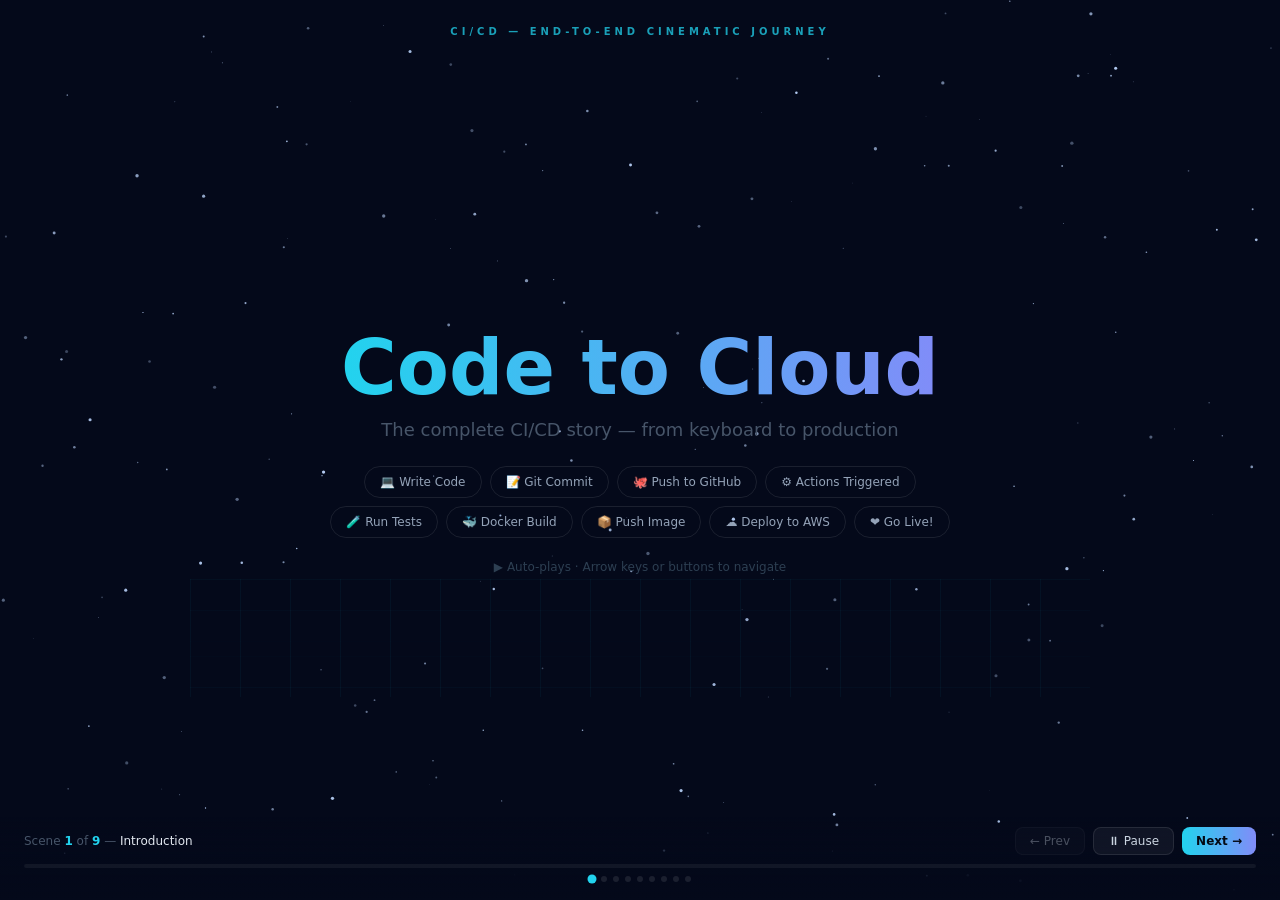
<file: devops_academy/templates/cicd_cinematic.html>
<!doctype html>
<html lang="en">
<head>
<meta charset="utf-8">
<meta name="viewport" content="width=device-width,initial-scale=1">
<title>CI/CD Cinematic Journey | DevOps Academy</title>
<style>
/* ================================================================ RESET */
*,*::before,*::after{box-sizing:border-box;margin:0;padding:0}
:root{
  --bg:#04091a;--cyan:#22d3ee;--purple:#818cf8;--green:#4ade80;
  --yellow:#facc15;--red:#f87171;--orange:#fb923c;--skin:#f5c27a;
}
html,body{width:100%;height:100%;overflow:hidden;background:var(--bg);
  font-family:'Segoe UI',system-ui,sans-serif;color:#fff;user-select:none}

/* ================================================================ STARFIELD */
#stars{position:fixed;inset:0;z-index:0;pointer-events:none}
.grid-floor{
  position:fixed;bottom:72px;left:50%;
  transform:translateX(-50%) rotateX(72deg);
  width:900px;height:380px;
  background-image:linear-gradient(#22d3ee0d 1px,transparent 1px),
    linear-gradient(90deg,#22d3ee0d 1px,transparent 1px);
  background-size:50px 50px;pointer-events:none;z-index:0;
}

/* ================================================================ SCENE SYSTEM */
.stage{position:fixed;inset:0;z-index:1;perspective:1100px}
.scene{
  position:absolute;inset:0;display:flex;flex-direction:column;
  align-items:center;justify-content:center;
  opacity:0;pointer-events:none;
  transform:scale(.94) translateZ(-55px);
  transition:opacity .6s ease,transform .6s ease;
}
.scene.active{opacity:1;transform:scale(1) translateZ(0);pointer-events:all}
.scene.exit{opacity:0;transform:scale(1.06) translateZ(55px);transition:opacity .45s,transform .45s}
.eyebrow{
  position:absolute;top:26px;left:50%;transform:translateX(-50%);
  font-size:10px;letter-spacing:4px;color:var(--cyan);font-weight:800;
  text-transform:uppercase;opacity:.75;white-space:nowrap;
}

/* ================================================================ TYPE */
.grad{
  background:linear-gradient(90deg,var(--cyan),var(--purple),var(--cyan));
  background-size:200% auto;-webkit-background-clip:text;
  -webkit-text-fill-color:transparent;background-clip:text;
  animation:shimmer 3s linear infinite;
}
@keyframes shimmer{to{background-position:200% center}}
.lead{color:#94a3b8;line-height:1.7;font-size:14px}

/* ================================================================ LAYOUT */
.row{display:flex;align-items:center;justify-content:center;gap:48px;flex-wrap:wrap;padding:20px;max-width:1040px;width:100%}
.col{display:flex;flex-direction:column;align-items:center;gap:16px}
.stext{max-width:380px}
.stext h2{font-size:clamp(22px,3vw,36px);font-weight:800;line-height:1.2;margin-bottom:12px}
.float{animation:fl 2.8s ease-in-out infinite}
@keyframes fl{50%{transform:translateY(-12px)}}

/* ================================================================ AVATAR */
.a-head{width:46px;height:46px;border-radius:50%;background:var(--skin);margin:0 auto;position:relative;box-shadow:inset -4px 4px 10px #0003}
.a-head::before{content:'';position:absolute;top:-8px;left:-3px;right:-3px;height:24px;background:#1e1b4b;border-radius:50% 50% 0 0}
.a-eyes{position:absolute;top:14px;left:50%;transform:translateX(-50%);font-size:14px;line-height:1}
.a-smile{position:absolute;bottom:8px;left:50%;transform:translateX(-50%);width:16px;height:8px;border-bottom:3px solid #c27b40;border-radius:0 0 10px 10px}
.a-body{width:46px;height:38px;background:linear-gradient(135deg,#3b82f6,#1d4ed8);border-radius:10px 10px 4px 4px;position:relative;margin-top:2px}
.a-arm{position:absolute;width:13px;height:30px;background:#2563eb;border-radius:6px;top:4px;transform-origin:top center}
.a-arm.l{left:-11px}.a-arm.r{right:-11px}
.a-legs{display:flex;justify-content:center;gap:6px;margin-top:3px}
.a-leg{width:15px;height:26px;background:#1e3a5f;border-radius:4px 4px 7px 7px}
@keyframes armL{0%,100%{transform:rotate(-18deg)}50%{transform:rotate(8deg)}}
@keyframes armR{0%,100%{transform:rotate(18deg)}50%{transform:rotate(-8deg)}}
.typing .a-arm.l{animation:armL .28s ease-in-out infinite}
.typing .a-arm.r{animation:armR .28s ease-in-out infinite}
@keyframes celebrate{0%,100%{transform:translateY(0) rotate(0)}
  25%{transform:translateY(-18px) rotate(-6deg)}75%{transform:translateY(-10px) rotate(6deg)}}

/* ================================================================ LAPTOP */
.laptop-screen{width:170px;height:105px;background:#080f1e;border:2px solid #334155;border-radius:8px 8px 0 0;padding:9px;overflow:hidden;position:relative}
.laptop-base{width:180px;height:11px;background:linear-gradient(to bottom,#1e293b,#0f172a);border-radius:0 0 7px 7px}
.cl{height:7px;border-radius:3px;margin-bottom:5px;animation:codeblink 1.2s steps(1) infinite}
.cl.c{background:#22d3ee33}.cl.p{background:#818cf844}.cl.g{background:#4ade8044}
.cl.s{width:55%}.cl.m{width:78%}.cl.f{width:95%}
@keyframes codeblink{95%{opacity:.3}}
.cursor{display:inline-block;width:7px;height:11px;background:var(--cyan);vertical-align:middle;animation:blink .7s steps(1) infinite}
@keyframes blink{50%{opacity:0}}

/* ================================================================ TERMINAL */
.term{background:#030712;border:1px solid #1e293b;border-radius:10px;overflow:hidden;font-family:'Cascadia Code','Consolas',monospace;font-size:12px}
.tbar{background:#111827;padding:8px 12px;display:flex;align-items:center;gap:5px}
.dot{width:10px;height:10px;border-radius:50%}
.dot.r{background:#ef4444}.dot.y{background:#eab308}.dot.g{background:#22c55e}
.tname{margin-left:8px;color:#475569;font-size:11px}
.tbody{padding:12px 14px}
.tl{color:#94a3b8;line-height:1.9;opacity:0;animation:linein .25s forwards}
.tl.cmd{color:#4ade80}.tl.out{color:#e2e8f0;padding-left:14px}
.tl.ok{color:#4ade80}.tl.info{color:#22d3ee}.tl.dim{color:#475569}
@keyframes linein{to{opacity:1}}

/* ================================================================ BADGE */
.badge{display:inline-flex;align-items:center;gap:6px;padding:6px 13px;border-radius:20px;font-size:12px;font-weight:700;letter-spacing:.3px}
.b-c{background:#0c4a6e44;border:1px solid #22d3ee55;color:var(--cyan)}
.b-g{background:#14532d44;border:1px solid #4ade8055;color:var(--green)}
.b-p{background:#1e1b4b44;border:1px solid #818cf855;color:var(--purple)}
.b-o{background:#78350f44;border:1px solid #fb923c55;color:var(--orange)}
.cmd-pill{display:inline-block;background:#0a1628;border:1px solid #334155;border-radius:6px;padding:5px 11px;font-family:monospace;font-size:12px;color:var(--green);margin-top:10px}

/* ================================================================ PIPELINE */
.prow{display:flex;align-items:flex-start;gap:0;flex-wrap:wrap;justify-content:center;padding:10px}
.pnode{display:flex;flex-direction:column;align-items:center;gap:7px}
.picon{width:58px;height:58px;border-radius:16px;display:flex;align-items:center;justify-content:center;font-size:27px;border:2px solid #ffffff18;background:#ffffff08;transition:all .4s}
.picon.glow{border-color:var(--cyan);background:#22d3ee1a;box-shadow:0 0 28px #22d3ee55;transform:scale(1.18);animation:ipulse 1s ease-in-out infinite}
.picon.done{border-color:var(--green);background:#4ade801a;box-shadow:0 0 20px #4ade8044}
@keyframes ipulse{50%{box-shadow:0 0 44px #22d3ee88;transform:scale(1.22)}}
.plbl{font-size:10px;color:#475569;text-align:center;font-weight:700;max-width:62px}
.plbl.on{color:var(--cyan)}.plbl.dn{color:var(--green)}
.parr{width:36px;height:2px;background:#ffffff12;position:relative;align-self:flex-start;margin-top:28px;flex-shrink:0}
.parr::after{content:'';position:absolute;right:-5px;top:-4px;border:5px solid transparent;border-left:7px solid #ffffff12}
.parr.lit::before{content:'';position:absolute;left:0;top:0;height:100%;background:linear-gradient(90deg,var(--cyan),var(--purple));animation:afill .5s ease forwards}
.parr.lit::after{border-left-color:var(--purple)}
@keyframes afill{from{width:0}to{width:100%}}
@keyframes popin{to{opacity:1}}

/* ================================================================ AWS CLOUD */
.cloud{display:flex;flex-direction:column;align-items:center;animation:fl 3s ease-in-out infinite}
.cloud-top{display:flex;justify-content:center;align-items:flex-end}
.cbubble{border-radius:50%;background:linear-gradient(135deg,#1e40af,#1d4ed8);border:1.5px solid #60a5fa44}
.cb1{width:55px;height:55px}.cb2{width:80px;height:80px;margin:0 -10px;z-index:1}.cb3{width:55px;height:55px}
.cloud-body{width:170px;height:44px;background:linear-gradient(135deg,#1e40af,#1d4ed8);border-radius:0 0 22px 22px;display:flex;align-items:center;justify-content:center;font-weight:800;font-size:14px;color:#93c5fd;letter-spacing:2px;box-shadow:0 12px 40px #3b82f655;border:1.5px solid #60a5fa44;border-top:0}
.ecs-row{display:flex;gap:10px;margin-top:4px}
.ecs-t{width:76px;height:60px;background:linear-gradient(135deg,#0f2027,#203a43);border:1.5px solid #22d3ee44;border-radius:10px;display:flex;flex-direction:column;align-items:center;justify-content:center;gap:3px;font-size:9px;box-shadow:0 0 16px #22d3ee1a;opacity:0;transition:opacity .4s}
.ecs-t.up{opacity:1}
.led{width:8px;height:8px;border-radius:50%;background:var(--green);box-shadow:0 0 10px var(--green);animation:ledp 1.1s ease-in-out infinite}
@keyframes ledp{50%{opacity:.4;box-shadow:0 0 3px var(--green)}}

/* ================================================================ TEST */
.test-list{display:flex;flex-direction:column;gap:7px;min-width:300px}
.ti{display:flex;align-items:center;gap:10px;padding:8px 14px;background:#ffffff05;border:1px solid #4ade8030;border-radius:9px;font-size:12px;font-family:monospace;opacity:0;transform:translateX(-18px);animation:slidein .3s ease forwards}
.ts{font-weight:800;color:var(--green);min-width:18px}
@keyframes slidein{to{opacity:1;transform:translateX(0)}}

/* ================================================================ CONFETTI */
.cf{position:absolute;top:-20px;animation:cfall linear forwards;border-radius:2px}
@keyframes cfall{to{transform:translateY(110vh) rotate(800deg);opacity:0}}

/* ================================================================ SUCCESS CARDS */
.scard{min-width:130px;text-align:center;padding:16px 20px;border-radius:14px;border:1px solid}
.scard.g{background:#14532d30;border-color:#4ade8055}
.scard.c{background:#0c4a6e30;border-color:#22d3ee55}
.scard.p{background:#1e1b4b30;border-color:#818cf855}
.scard.o{background:#78350f30;border-color:#fb923c55}
.scard-icon{font-size:30px}.scard-lbl{font-size:11px;font-weight:700;margin-top:4px}
.scard-val{font-size:10px;color:#475569;font-family:monospace}
.scard.g .scard-lbl{color:var(--green)}.scard.c .scard-lbl{color:var(--cyan)}
.scard.p .scard-lbl{color:var(--purple)}.scard.o .scard-lbl{color:var(--orange)}

/* ================================================================ INTRO CHIPS */
.chips{display:flex;gap:8px;flex-wrap:wrap;justify-content:center;max-width:620px;margin-top:26px}
.chip{padding:8px 15px;border:1px solid #ffffff18;border-radius:20px;font-size:12px;color:#94a3b8;opacity:0;animation:popin .5s cubic-bezier(.34,1.56,.64,1) forwards}

/* ================================================================
   DOCKER SCENE  ← THE STAR OF THE SHOW
   ================================================================ */
.docker-stage{
  display:flex;align-items:center;justify-content:center;
  gap:30px;width:100%;max-width:1060px;padding:10px 20px;
  flex-wrap:wrap;
}

/* ── Dockerfile card ── */
.df-card{
  background:#080f1e;border:1.5px solid #334155;border-radius:14px;
  overflow:hidden;min-width:230px;max-width:270px;
  box-shadow:0 0 40px #22d3ee1a;
  transform:translateX(-60px);opacity:0;
  transition:transform .6s cubic-bezier(.34,1.1,.64,1),opacity .6s ease;
}
.df-card.slide-in{transform:translateX(0);opacity:1}
.df-card-header{
  background:#0d1b2e;border-bottom:1px solid #1e293b;
  padding:10px 14px;display:flex;align-items:center;gap:8px;
}
.df-title{font-size:12px;font-weight:700;color:#94a3b8;font-family:monospace}
.df-lines{padding:12px 10px;display:flex;flex-direction:column;gap:2px}
.df-line{
  display:flex;align-items:center;gap:8px;padding:7px 10px;
  border-radius:7px;font-family:monospace;font-size:11px;
  border:1px solid transparent;cursor:default;
  transition:background .3s,border-color .3s;
  position:relative;overflow:hidden;
}
.df-line::after{/* scan line highlight */
  content:'';position:absolute;inset:0;
  background:linear-gradient(90deg,transparent,rgba(255,255,255,.04),transparent);
  transform:translateX(-100%);
  transition:transform 0s;
}
.df-line.active{background:#22d3ee18;border-color:#22d3ee55}
.df-line.active::after{transform:translateX(100%);transition:transform .5s ease}
.df-line.done{background:#4ade8010;border-color:#4ade8030}
.df-kw{font-weight:900;min-width:48px;display:inline-block}
.df-num{font-size:9px;color:#334155;min-width:14px;text-align:right;flex-shrink:0}
/* Colors per keyword */
.kw-FROM{color:#818cf8}.kw-WORKDIR{color:#22d3ee}.kw-COPY{color:#4ade80}
.kw-RUN{color:#fb923c}.kw-EXPOSE{color:#60a5fa}.kw-CMD{color:#a78bfa}
.df-rest{color:#94a3b8}

/* ── Build arrow center ── */
.build-center{
  display:flex;flex-direction:column;align-items:center;gap:8px;flex-shrink:0;
}
.bc-label{font-size:10px;color:#475569;font-weight:700;letter-spacing:2px;text-transform:uppercase}
.bc-arrow{
  font-size:28px;color:#22d3ee;
  animation:arrowPulse 1s ease-in-out infinite;
}
@keyframes arrowPulse{50%{transform:translateX(5px);opacity:.6}}
.bc-cmd{font-family:monospace;font-size:11px;color:#4ade80;background:#0a1628;padding:4px 10px;border-radius:6px;border:1px solid #22d3ee22}

/* ── Container assembly ── */
.casm{
  display:flex;flex-direction:column;align-items:center;gap:8px;
  min-width:240px;position:relative;
}
.casm-title{font-size:10px;color:#475569;font-weight:700;letter-spacing:2px;margin-bottom:4px}

/* The box shell */
.cbox-shell{
  position:relative;width:230px;
  /* 3d perspective */
  perspective:600px;
}
/* layer stack grows inside */
.cstack{
  display:flex;flex-direction:column;width:230px;gap:3px;
  transform:perspective(600px) rotateX(10deg) rotateY(-5deg);
  transform-style:preserve-3d;
  transition:transform .5s ease;
}
.cstack.sealed{
  transform:perspective(600px) rotateX(10deg) rotateY(-5deg) scale(.97);
}

/* Individual container layer */
.clayer{
  width:230px;height:34px;border-radius:6px;
  display:flex;align-items:center;padding:0 12px;gap:9px;
  font-family:monospace;font-size:11px;font-weight:700;
  border:1px solid;position:relative;overflow:hidden;
  /* drop-in animation */
  animation:layerLand .45s cubic-bezier(.34,1.56,.64,1) both;
}
.clayer::after{/* right side depth */
  content:'';position:absolute;right:0;top:0;bottom:0;width:6px;
  background:rgba(0,0,0,.35);border-radius:0 6px 6px 0;
}
.clayer::before{/* top highlight */
  content:'';position:absolute;top:0;left:0;right:0;height:1px;
  background:rgba(255,255,255,.12);
}
@keyframes layerLand{
  from{opacity:0;transform:translateY(-30px) scaleX(.7)}
  to{opacity:1;transform:translateY(0) scaleX(1)}
}
/* layer colors */
.cl-FROM{background:#1e1b4b;border-color:#818cf866;color:#a5b4fc}
.cl-WORKDIR{background:#0c4a6e;border-color:#22d3ee55;color:#67e8f9}
.cl-COPY{background:#052e16;border-color:#4ade8055;color:#86efac}
.cl-RUN{background:#422006;border-color:#fb923c66;color:#fdba74;height:42px}/* thicker = bigger layer */
.cl-EXPOSE{background:#0f2d4a;border-color:#60a5fa55;color:#93c5fd}
.cl-CMD{background:#2d1b69;border-color:#a78bfa66;color:#c4b5fd}

/* Container lid */
.cbox-lid{
  width:238px;height:16px;
  background:linear-gradient(to bottom,#334155,#1e293b);
  border-radius:10px 10px 4px 4px;
  border:2px solid #22d3ee;border-bottom:0;
  box-shadow:0 -4px 24px #22d3ee55;
  opacity:0;
  transform:translateY(-18px) perspective(600px) rotateX(10deg) rotateY(-5deg);
  transition:opacity .5s,transform .5s cubic-bezier(.34,1.1,.64,1);
  position:relative;
}
.cbox-lid.closed{
  opacity:1;
  transform:translateY(0) perspective(600px) rotateX(10deg) rotateY(-5deg);
}
.cbox-lid::after{/* lid shine */
  content:'';position:absolute;top:4px;left:20%;right:20%;height:3px;
  background:rgba(255,255,255,.18);border-radius:2px;
}

/* Container box bottom */
.cbox-bottom{
  width:238px;height:12px;
  background:linear-gradient(to top,#1e293b,#334155);
  border-radius:4px 4px 10px 10px;
  border:2px solid #334155;border-top:0;
  transform:perspective(600px) rotateX(10deg) rotateY(-5deg);
}

/* Sealed label */
.cbox-label{
  display:flex;align-items:center;gap:8px;
  background:#14532d44;border:1.5px solid #4ade8066;
  border-radius:10px;padding:9px 14px;
  opacity:0;transform:translateY(10px) scale(.9);
  transition:opacity .5s,transform .5s cubic-bezier(.34,1.4,.64,1);
  font-family:monospace;font-size:12px;font-weight:700;color:var(--green);
  margin-top:4px;
}
.cbox-label.show{opacity:1;transform:translateY(0) scale(1)}

/* Container ghost outline (empty state) */
.cbox-ghost{
  width:230px;height:60px;
  border:2px dashed #334155;border-radius:8px;
  display:flex;align-items:center;justify-content:center;
  color:#1e293b;font-size:12px;font-weight:700;letter-spacing:1px;
  transition:opacity .3s;
}
.cbox-ghost.hidden{opacity:0;pointer-events:none}

/* Flying slab (JS-managed, fixed position) */
.fly-slab{
  position:fixed;z-index:9999;pointer-events:none;
  display:flex;align-items:center;padding:0 12px;gap:8px;
  font-family:monospace;font-size:11px;font-weight:700;border-radius:6px;
  border:1px solid;
  box-shadow:0 4px 20px rgba(0,0,0,.4);
}

/* ================================================================ HUD */
.hud{position:fixed;bottom:0;left:0;right:0;z-index:200;padding:10px 24px 18px;background:linear-gradient(to top,#04091aff 0%,#04091acc 55%,transparent 100%)}
.hud-top{display:flex;justify-content:space-between;align-items:center;margin-bottom:9px}
.hud-step{font-size:12px;color:#475569}
.hud-step em{color:var(--cyan);font-style:normal;font-weight:700}
.hbtns{display:flex;gap:8px}
.hbtn{background:#ffffff0d;border:1px solid #ffffff18;color:#cbd5e1;border-radius:8px;padding:6px 14px;font-size:12px;cursor:pointer;transition:all .2s;font-family:inherit}
.hbtn:hover{background:#ffffff18;border-color:var(--cyan);color:#fff}
.hbtn:disabled{opacity:.35;cursor:default}
.hbtn.prime{background:linear-gradient(90deg,var(--cyan),var(--purple));color:#040913;border:0;font-weight:800}
.ptrack{height:4px;background:#ffffff0e;border-radius:10px;overflow:hidden}
.pfill{height:100%;background:linear-gradient(90deg,var(--cyan),var(--purple),var(--green));border-radius:10px;transition:width .6s ease;width:0}
.dots{display:flex;gap:6px;justify-content:center;margin-top:8px}
.d{width:6px;height:6px;border-radius:50%;background:#ffffff18;transition:all .3s;cursor:pointer}
.d.on{background:var(--cyan);transform:scale(1.5)}.d.done{background:var(--green)}

/* ================================================================ REGISTRY */
.registry{background:#0d1b2e;border:1px solid #334155;border-radius:11px;padding:14px;min-width:240px}
.ri{display:flex;align-items:center;gap:8px;padding:7px 10px;border-radius:7px;font-family:monospace;font-size:11px;opacity:0;animation:linein .4s forwards}
.ri.old{background:#ffffff05;border:1px solid #ffffff12;color:#475569}
.ri.new{background:#22d3ee18;border:1px solid #22d3ee44;color:var(--cyan)}

/* ================================================================ RESPONSIVE */
@media(max-width:760px){
  .docker-stage{flex-direction:column;gap:16px}
  .df-card{max-width:100%}
  .build-center{flex-direction:row;gap:12px}
  .bc-arrow{transform:rotate(90deg)}
  .row{flex-direction:column;gap:22px}
  .parr{display:none}
}
@media(prefers-reduced-motion:reduce){*,*::before,*::after{animation:none!important;transition:none!important}}
</style>
</head>
<body>
<canvas id="stars"></canvas>
<div class="grid-floor"></div>
<div class="stage">

<!-- ════════════════════════════════════════════════════════
     SCENE 0 · INTRO
     ════════════════════════════════════════════════════════ -->
<section class="scene active" id="s0">
  <div class="eyebrow">CI/CD — END-TO-END CINEMATIC JOURNEY</div>
  <div style="text-align:center;padding:20px">
    <div style="font-size:clamp(38px,6vw,76px);font-weight:900;line-height:1.1">
      <span class="grad">Code&nbsp;to&nbsp;Cloud</span>
    </div>
    <div style="font-size:clamp(14px,2vw,18px);color:#475569;margin-top:10px">
      The complete CI/CD story — from keyboard to production
    </div>
    <div class="chips">
      <div class="chip" style="animation-delay:.05s">💻 Write Code</div>
      <div class="chip" style="animation-delay:.15s">📝 Git Commit</div>
      <div class="chip" style="animation-delay:.25s">🐙 Push to GitHub</div>
      <div class="chip" style="animation-delay:.35s">⚙️ Actions Triggered</div>
      <div class="chip" style="animation-delay:.45s">🧪 Run Tests</div>
      <div class="chip" style="animation-delay:.55s">🐳 Docker Build</div>
      <div class="chip" style="animation-delay:.65s">📦 Push Image</div>
      <div class="chip" style="animation-delay:.75s">☁️ Deploy to AWS</div>
      <div class="chip" style="animation-delay:.85s">❤️ Go Live!</div>
    </div>
    <div style="margin-top:22px;font-size:12px;color:#2d3f52">▶ Auto-plays · Arrow keys or buttons to navigate</div>
  </div>
</section>

<!-- ════════════════════════════════════════════════════════
     SCENE 1 · DEVELOPER WRITES CODE
     ════════════════════════════════════════════════════════ -->
<section class="scene" id="s1">
  <div class="eyebrow">STAGE 1 — DEVELOPER WRITES CODE</div>
  <div class="row">
    <div class="col">
      <div class="typing">
        <div style="display:flex;flex-direction:column;align-items:center;gap:0">
          <div class="a-head"><div class="a-eyes">👀</div><div class="a-smile"></div></div>
          <div class="a-body"><div class="a-arm l"></div><div class="a-arm r"></div></div>
          <div class="a-legs"><div class="a-leg"></div><div class="a-leg"></div></div>
        </div>
      </div>
      <div class="float" style="display:flex;flex-direction:column;align-items:center">
        <div class="laptop-screen">
          <div class="cl c f"></div><div class="cl p m"></div><div class="cl g s"></div>
          <div class="cl c m"></div><div class="cl p s"></div>
          <div style="margin-top:4px"><span class="cursor"></span></div>
        </div>
        <div class="laptop-base"></div>
      </div>
      <div class="badge b-c">🎯 Feature: Stripe Payment Integration</div>
    </div>
    <div class="stext">
      <h2>Developer <span class="grad">writes code</span></h2>
      <p class="lead">Sarah is a backend engineer adding a new Stripe payment integration. She's writing Python in her local dev environment with hot-reload.</p>
      <div class="cmd-pill">$ python app.py --dev</div>
      <div class="term" style="margin-top:16px;max-width:310px">
        <div class="tbar"><div class="dot r"></div><div class="dot y"></div><div class="dot g"></div><span class="tname">app.py</span></div>
        <div class="tbody">
          <div class="tl" style="color:#818cf8;animation-delay:.5s">def process_payment(amount):</div>
          <div class="tl out" style="color:#22d3ee;animation-delay:.9s">resp = stripe.charge(amount)</div>
          <div class="tl out" style="color:#4ade80;animation-delay:1.3s">return resp.status == 'ok'</div>
        </div>
      </div>
    </div>
  </div>
</section>

<!-- ════════════════════════════════════════════════════════
     SCENE 2 · GIT COMMIT & PUSH
     ════════════════════════════════════════════════════════ -->
<section class="scene" id="s2">
  <div class="eyebrow">STAGE 2 — GIT COMMIT & PUSH</div>
  <div class="row">
    <div class="col">
      <div style="font-size:68px" class="float">🌿</div>
      <div class="term" style="width:340px">
        <div class="tbar"><div class="dot r"></div><div class="dot y"></div><div class="dot g"></div><span class="tname">Terminal</span></div>
        <div class="tbody">
          <div class="tl cmd" style="animation-delay:.2s">$ git add .</div>
          <div class="tl dim" style="animation-delay:.6s">Staged: app.py, test_payment.py</div>
          <div class="tl cmd" style="animation-delay:1.1s">$ git commit -m "feat: add stripe payment"</div>
          <div class="tl ok"  style="animation-delay:1.8s">✓ [main abc1234] feat: add stripe payment</div>
          <div class="tl dim" style="animation-delay:2.1s">&nbsp; 2 files changed, 48 insertions(+)</div>
          <div class="tl cmd" style="animation-delay:2.6s">$ git push origin main</div>
          <div class="tl info" style="animation-delay:3.2s">Enumerating objects: 5, done.</div>
          <div class="tl ok"  style="animation-delay:3.7s">✓ main → origin/main</div>
        </div>
      </div>
    </div>
    <div class="stext">
      <h2><span class="grad">Git Commit</span> & Push</h2>
      <p class="lead">Sarah stages her changes, writes a descriptive commit message in <strong>Conventional Commits</strong> format, then pushes to the <strong>main</strong> branch.</p>
      <p class="lead" style="margin-top:12px">This push event is the <strong>trigger</strong> that starts the entire automated pipeline — no manual action needed.</p>
      <div style="margin-top:14px;display:flex;gap:8px;flex-wrap:wrap">
        <div class="badge b-g">✓ 2 files changed</div>
        <div class="badge b-c">→ Branch: main</div>
      </div>
    </div>
  </div>
</section>

<!-- ════════════════════════════════════════════════════════
     SCENE 3 · GITHUB ACTIONS TRIGGERED
     ════════════════════════════════════════════════════════ -->
<section class="scene" id="s3">
  <div class="eyebrow">STAGE 3 — GITHUB ACTIONS TRIGGERED</div>
  <div class="row">
    <div class="col">
      <div style="width:88px;height:88px;border-radius:50%;background:#1a1f2e;display:flex;align-items:center;justify-content:center;font-size:50px;border:3px solid #22d3ee;box-shadow:0 0 40px #22d3ee55;animation:ipulse 1.2s ease-in-out infinite">🐙</div>
      <div class="badge b-c">⚡ Webhook received — push to main</div>
      <div class="term" style="width:330px">
        <div class="tbar"><div class="dot r"></div><div class="dot y"></div><div class="dot g"></div><span class="tname">.github/workflows/ci.yml</span></div>
        <div class="tbody">
          <div class="tl" style="color:#818cf8;animation-delay:.3s">on:</div>
          <div class="tl" style="padding-left:14px;color:#22d3ee;animation-delay:.6s">push:</div>
          <div class="tl" style="padding-left:28px;color:#94a3b8;animation-delay:.9s">branches: [main]</div>
          <div class="tl" style="color:#818cf8;animation-delay:1.2s">jobs:</div>
          <div class="tl" style="padding-left:14px;color:#4ade80;animation-delay:1.5s">ci-pipeline:</div>
          <div class="tl" style="padding-left:28px;color:#94a3b8;animation-delay:1.8s">runs-on: ubuntu-latest</div>
          <div class="tl info" style="animation-delay:2.3s">▶ Workflow queued...</div>
          <div class="tl ok"  style="animation-delay:2.9s">✓ Runner assigned — ubuntu-22.04</div>
        </div>
      </div>
    </div>
    <div class="stext">
      <h2>GitHub <span class="grad">Actions Triggered</span></h2>
      <p class="lead">GitHub receives the push event and fires a webhook. The <code style="color:var(--cyan)">ci.yml</code> workflow in <code style="color:var(--cyan)">.github/workflows/</code> activates automatically.</p>
      <p class="lead" style="margin-top:12px">A fresh <strong>Ubuntu 22.04 runner</strong> is provisioned in GitHub's cloud — a clean, isolated environment every single run.</p>
      <div style="margin-top:14px;display:flex;gap:8px;flex-wrap:wrap">
        <div class="badge b-g">✓ Workflow triggered</div>
        <div class="badge b-c">🏃 ubuntu-latest</div>
      </div>
    </div>
  </div>
</section>

<!-- ════════════════════════════════════════════════════════
     SCENE 4 · TESTS
     ════════════════════════════════════════════════════════ -->
<section class="scene" id="s4">
  <div class="eyebrow">STAGE 4 — CHECKOUT & RUN TESTS</div>
  <div class="row">
    <div class="col">
      <div class="test-list">
        <div style="font-size:12px;color:#475569;font-weight:700;padding:0 4px;margin-bottom:2px">📋 pytest & security audit</div>
        <div class="ti" style="animation-delay:.4s"><span class="ts">✓</span>test_charge_success</div>
        <div class="ti" style="animation-delay:.8s"><span class="ts">✓</span>test_invalid_card_declined</div>
        <div class="ti" style="animation-delay:1.2s"><span class="ts">✓</span>test_refund_processed</div>
        <div class="ti" style="animation-delay:1.6s"><span class="ts">✓</span>bandit: 0 AST security flaws</div>
        <div class="ti" style="animation-delay:2.0s"><span class="ts">✓</span>pip-audit: 0 CVEs detected</div>
        <div class="ti" style="animation-delay:2.4s"><span class="ts">✓</span>coverage: 94.6% (>90% gate)</div>
      </div>
      <div class="badge b-g" style="margin-top:8px;opacity:0;animation:linein .4s 3s forwards">🎉 Quality & Security Gates Passed (100%)</div>
    </div>
    <div class="stext">
      <h2>Automated <span class="grad">Testing & SAST</span></h2>
      <p class="lead">The runner checks out the commit and restores cached wheels. <strong>pytest</strong> executes unit tests while <strong>Bandit</strong> and <strong>pip-audit</strong> analyze source ASTs and package CVEs.</p>
      <p class="lead" style="margin-top:12px">If even <em>one</em> test fails or an unpatched CVE is identified, the pipeline terminates immediately — halting vulnerabilities before deployment.</p>
      <div class="term" style="margin-top:16px;max-width:300px">
        <div class="tbar"><div class="dot r"></div><div class="dot y"></div><div class="dot g"></div></div>
        <div class="tbody">
          <div class="tl cmd" style="animation-delay:.1s">$ actions/checkout@v4</div>
          <div class="tl cmd" style="animation-delay:.5s">$ bandit -r ./app -ll</div>
          <div class="tl ok"  style="animation-delay:.8s">✓ 0 high/critical issues</div>
          <div class="tl cmd" style="animation-delay:1.1s">$ pip-audit -r requirements.txt</div>
          <div class="tl ok"  style="animation-delay:1.4s">✓ 26 packages clean</div>
          <div class="tl cmd" style="animation-delay:1.7s">$ pytest -n auto --cov=app</div>
          <div class="tl ok"  style="animation-delay:2.6s">✓ 64 passed, 94.6% cov</div>
        </div>
      </div>
    </div>
  </div>
</section>

<!-- ════════════════════════════════════════════════════════
     SCENE 5 · DOCKER BUILD  ← REDESIGNED
     ════════════════════════════════════════════════════════ -->
<section class="scene" id="s5">
  <div class="eyebrow">STAGE 5 — DOCKER IMAGE BUILD</div>

  <div class="docker-stage">

    <!-- LEFT: Dockerfile blueprint -->
    <div class="df-card" id="df-card">
      <div class="df-card-header">
        <span style="font-size:16px">📄</span>
        <span class="df-title">Dockerfile</span>
      </div>
      <div class="df-lines">
        <div class="df-line" id="df0"><span class="df-num">1</span><span class="df-kw kw-FROM">FROM</span><span class="df-rest">python:3.12-slim</span></div>
        <div class="df-line" id="df1"><span class="df-num">2</span><span class="df-kw kw-WORKDIR">WORKDIR</span><span class="df-rest">/app</span></div>
        <div class="df-line" id="df2"><span class="df-num">3</span><span class="df-kw kw-COPY">COPY</span><span class="df-rest">requirements.txt .</span></div>
        <div class="df-line" id="df3"><span class="df-num">4</span><span class="df-kw kw-RUN">RUN</span><span class="df-rest">pip install -r requirements.txt</span></div>
        <div class="df-line" id="df4"><span class="df-num">5</span><span class="df-kw kw-COPY">COPY</span><span class="df-rest">. .</span></div>
        <div class="df-line" id="df5"><span class="df-num">6</span><span class="df-kw kw-EXPOSE">EXPOSE</span><span class="df-rest">5000</span></div>
        <div class="df-line" id="df6"><span class="df-num">7</span><span class="df-kw kw-CMD">CMD</span><span class="df-rest">["python","app.py"]</span></div>
      </div>
    </div>

    <!-- CENTER: Arrow -->
    <div class="build-center">
      <div class="bc-label">docker build</div>
      <div class="bc-arrow">→</div>
      <div class="bc-cmd">app:abc1234</div>
    </div>

    <!-- RIGHT: Container being assembled -->
    <div class="casm">
      <div class="casm-title">CONTAINER IMAGE</div>

      <!-- Lid (appears last, slides down) -->
      <div class="cbox-lid" id="cbox-lid"></div>

      <!-- Ghost placeholder (before any layers) -->
      <div class="cbox-ghost" id="cbox-ghost">EMPTY</div>

      <!-- Layer stack -->
      <div class="cstack" id="cstack"></div>

      <!-- Bottom of box -->
      <div class="cbox-bottom"></div>

      <!-- Sealed label -->
      <div class="cbox-label" id="cbox-label">
        <span style="font-size:18px">🐳</span>
        <div>
          <div style="font-size:11px;font-weight:900">app:abc1234</div>
          <div style="font-size:9px;color:#4ade8099;font-weight:400">127 MB · 7 layers · READY</div>
        </div>
        <span style="font-size:16px;margin-left:4px">✅</span>
      </div>
    </div>

  </div>
</section>

<!-- ════════════════════════════════════════════════════════
     SCENE 6 · PUSH TO REGISTRY
     ════════════════════════════════════════════════════════ -->
<section class="scene" id="s6">
  <div class="eyebrow">STAGE 6 — SCAN, SIGN & PUSH TO REGISTRY</div>
  <div class="row">
    <div class="col">
      <div style="font-size:54px" class="float">📦</div>
      <div class="registry">
        <div style="font-size:11px;color:#475569;font-weight:700;margin-bottom:8px">🗄️ Amazon ECR — 123456.dkr.ecr.aws/myapp</div>
        <div class="ri old" style="animation-delay:.2s"><span>📦</span> app:a1b2c3d<span style="margin-left:auto;font-size:10px">3d ago</span></div>
        <div class="ri old" style="animation-delay:.5s"><span>📦</span> app:e4f5g6h<span style="margin-left:auto;font-size:10px">7d ago</span></div>
        <div class="ri new" style="animation-delay:1.8s"><span>🔐</span> app:abc1234.sig<span style="margin-left:auto;font-size:10px;color:#4ade80">Cosign Signed</span></div>
      </div>
      <div class="badge b-c" style="margin-top:6px;opacity:0;animation:linein .4s 2.4s forwards">🛡️ Trivy 0 High/Crit CVEs · Cosign Signed</div>
    </div>
    <div class="stext">
      <h2>Scan, Sign & <span class="grad">Push Image</span></h2>
      <p class="lead">Before pushing to <strong>Amazon ECR</strong>, <strong>Trivy</strong> scans the container OS layers for zero-day vulnerabilities. <strong>Cosign</strong> then cryptographically signs the image digest using GitHub OIDC tokens.</p>
      <p class="lead" style="margin-top:12px">Tag immutability and KMS encryption guarantee that production artifacts cannot be altered or poisoned.</p>
      <div class="term" style="margin-top:16px;max-width:300px">
        <div class="tbar"><div class="dot r"></div><div class="dot y"></div><div class="dot g"></div></div>
        <div class="tbody">
          <div class="tl cmd" style="animation-delay:.1s">$ trivy image --severity HIGH,CRIT ...</div>
          <div class="tl ok"  style="animation-delay:.4s">✓ 0 CVEs found</div>
          <div class="tl cmd" style="animation-delay:.7s">$ cosign sign --yes ecr.aws/myapp@sha256...</div>
          <div class="tl ok"  style="animation-delay:1.2s">✓ Rekor log entry: #28941092</div>
          <div class="tl cmd" style="animation-delay:1.5s">$ docker push 123.dkr.ecr.aws/myapp:abc1234</div>
          <div class="tl ok"  style="animation-delay:2.2s">✓ Published to ECR (Immutable)</div>
        </div>
      </div>
    </div>
  </div>
</section>

<!-- ════════════════════════════════════════════════════════
     SCENE 7 · DEPLOY TO AWS
     ════════════════════════════════════════════════════════ -->
<section class="scene" id="s7">
  <div class="eyebrow">STAGE 7 — CANARY ROLLOUT & ALB HEALTH CHECKS</div>
  <div class="row">
    <div class="col">
      <div class="cloud">
        <div class="cloud-top">
          <div class="cbubble cb1"></div><div class="cbubble cb2"></div><div class="cbubble cb3"></div>
        </div>
        <div class="cloud-body">☁️ AWS ECS & ALB</div>
      </div>
      <div class="ecs-row">
        <div class="ecs-t" id="et1"><div class="led"></div><div style="color:#475569">Blue v1</div><div style="color:#94a3b8;font-family:monospace;font-size:8px">drained</div></div>
        <div class="ecs-t" id="et2"><div class="led"></div><div style="color:#475569">Green v2</div><div style="color:var(--cyan);font-family:monospace;font-size:8px">canary 10%</div></div>
        <div class="ecs-t" id="et3"><div class="led"></div><div style="color:#475569">Green v2</div><div style="color:var(--cyan);font-family:monospace;font-size:8px">live 100%</div></div>
      </div>
      <div class="badge b-c" id="alb-badge" style="opacity:0;animation:linein .4s 3.5s forwards">⚖️ ALB Canary: 10% ➔ 50% ➔ 100% (p99 38ms)</div>
    </div>
    <div class="stext">
      <h2>Canary Deploy & <span class="grad">Zero Downtime</span></h2>
      <p class="lead">Database migrations execute first via <strong>Alembic</strong>. The <strong>Application Load Balancer</strong> then routes a 10% canary traffic slice to the new green tasks while synthetic monitoring checks HTTP 5xx error budgets.</p>
      <p class="lead" style="margin-top:12px">With healthy SLOs confirmed, traffic shifts to 100% and old blue containers are drained cleanly. <strong>Zero downtime, zero customer impact.</strong></p>
      <div class="term" style="margin-top:16px;max-width:300px">
        <div class="tbar"><div class="dot r"></div><div class="dot y"></div><div class="dot g"></div></div>
        <div class="tbody">
          <div class="tl cmd" style="animation-delay:.1s">$ alembic upgrade head</div>
          <div class="tl ok"  style="animation-delay:.4s">✓ DB schema synchronized</div>
          <div class="tl cmd" style="animation-delay:.7s">$ aws elbv2 set-weights --green 10%</div>
          <div class="tl dim" style="animation-delay:1.2s">Monitoring p99 latency: 38ms...</div>
          <div class="tl cmd" style="animation-delay:1.8s">$ aws elbv2 set-weights --green 100%</div>
          <div class="tl ok"  style="animation-delay:2.6s">✓ 100% Live — 0 downtime rollback safe</div>
        </div>
      </div>
    </div>
  </div>
</section>

<!-- ════════════════════════════════════════════════════════
     SCENE 8 · LIVE!
     ════════════════════════════════════════════════════════ -->
<section class="scene" id="s8">
  <div class="eyebrow">STAGE 8 — LIVE IN PRODUCTION 🎉</div>
  <div id="cf-box" style="position:fixed;inset:0;pointer-events:none;z-index:50;overflow:hidden"></div>
  <div style="text-align:center;padding:20px;width:100%;max-width:900px">
    <div style="font-size:72px;animation:celebrate .7s ease-in-out infinite">🎉</div>
    <h2 style="font-size:clamp(28px,5vw,52px);font-weight:900;margin-top:12px">
      <span class="grad">Deployment Successful!</span>
    </h2>
    <div class="lead" style="margin-top:8px;margin-bottom:22px">Code is live in production — total pipeline: ~3 minutes</div>
    <div style="display:flex;gap:14px;flex-wrap:wrap;justify-content:center;margin-bottom:22px">
      <div class="scard g"><div class="scard-icon">✅</div><div class="scard-lbl">Health Check</div><div class="scard-val">HTTP 200 OK</div></div>
      <div class="scard c"><div class="scard-icon">⚡</div><div class="scard-lbl">Response Time</div><div class="scard-val">48ms avg</div></div>
      <div class="scard p"><div class="scard-icon">🌍</div><div class="scard-lbl">Live URL</div><div class="scard-val">app.example.com</div></div>
      <div class="scard o"><div class="scard-icon">🕐</div><div class="scard-lbl">Pipeline Time</div><div class="scard-val">~3 minutes</div></div>
    </div>
    <div class="prow" id="fp"></div>
    <div class="term" style="max-width:440px;margin:16px auto 0">
      <div class="tbar"><div class="dot r"></div><div class="dot y"></div><div class="dot g"></div><span class="tname">production</span></div>
      <div class="tbody">
        <div class="tl cmd" style="animation-delay:.5s">$ curl -sf https://app.example.com/health</div>
        <div class="tl ok"  style="animation-delay:1.3s">{"status":"healthy","version":"abc1234"}</div>
        <div class="tl info" style="animation-delay:2.1s">✓ commit abc1234 is live — pipeline complete</div>
      </div>
    </div>
  </div>
</section>

</div><!-- /.stage -->

<!-- ════════════════════ HUD ════════════════════ -->
<div class="hud">
  <div class="hud-top">
    <div class="hud-step">Scene <em id="hc">1</em> of <em id="ht">9</em> — <span id="htitle" style="color:#e2e8f0">Introduction</span></div>
    <div class="hbtns">
      <button class="hbtn" id="bprev" disabled>← Prev</button>
      <button class="hbtn" id="bpause">⏸ Pause</button>
      <button class="hbtn prime" id="bnext">Next →</button>
    </div>
  </div>
  <div class="ptrack"><div class="pfill" id="pfill"></div></div>
  <div class="dots" id="dotrow"></div>
</div>

<!-- ════════════════════════════════════════════
     JAVASCRIPT
     ════════════════════════════════════════════ -->
<script>
/* ── STARFIELD ─────────────────────────────── */
(()=>{
  const cv=document.getElementById('stars'),cx=cv.getContext('2d');
  let st=[];
  const resize=()=>{
    cv.width=innerWidth;cv.height=innerHeight;
    st=Array.from({length:200},()=>({
      x:Math.random()*cv.width,y:Math.random()*cv.height,
      r:Math.random()*1.5+.2,s:Math.random()*.35+.04,o:Math.random()*.7+.25
    }));
  };
  const draw=()=>{
    cx.clearRect(0,0,cv.width,cv.height);
    st.forEach(s=>{
      cx.beginPath();cx.arc(s.x,s.y,s.r,0,Math.PI*2);
      cx.fillStyle=`rgba(190,215,255,${s.o})`;cx.fill();
      s.y+=s.s;if(s.y>cv.height)s.y=0;
    });
    requestAnimationFrame(draw);
  };
  resize();addEventListener('resize',resize);draw();
})();

/* ── DOCKER LAYER CONFIG ───────────────────── */
const DLAYERS=[
  {id:'df0',kw:'FROM',   rest:'python:3.12-slim',          cls:'cl-FROM',   icon:'🐍'},
  {id:'df1',kw:'WORKDIR',rest:'/app',                      cls:'cl-WORKDIR',icon:'📂'},
  {id:'df2',kw:'COPY',   rest:'requirements.txt .',        cls:'cl-COPY',   icon:'📋'},
  {id:'df3',kw:'RUN',    rest:'pip install -r requirements.txt',cls:'cl-RUN',icon:'⚙️'},
  {id:'df4',kw:'COPY',   rest:'. .',                       cls:'cl-COPY',   icon:'📁'},
  {id:'df5',kw:'EXPOSE', rest:'5000',                      cls:'cl-EXPOSE', icon:'🌐'},
  {id:'df6',kw:'CMD',    rest:'["python","app.py"]',       cls:'cl-CMD',    icon:'▶'},
];

/* fly-slab colour map */
const FLY_COLORS={
  'cl-FROM':  {bg:'#1e1b4b',border:'#818cf8',color:'#a5b4fc'},
  'cl-WORKDIR':{bg:'#0c4a6e',border:'#22d3ee',color:'#67e8f9'},
  'cl-COPY':  {bg:'#052e16',border:'#4ade80',color:'#86efac'},
  'cl-RUN':   {bg:'#422006',border:'#fb923c',color:'#fdba74'},
  'cl-EXPOSE':{bg:'#0f2d4a',border:'#60a5fa',color:'#93c5fd'},
  'cl-CMD':   {bg:'#2d1b69',border:'#a78bfa',color:'#c4b5fd'},
};

let dockerDone=false;

function runDockerAnim(){
  if(dockerDone)return;
  dockerDone=true;

  const dfCard=document.getElementById('df-card');
  const ghost =document.getElementById('cbox-ghost');
  const cstack=document.getElementById('cstack');
  const lid   =document.getElementById('cbox-lid');
  const label =document.getElementById('cbox-label');

  /* Slide in Dockerfile card */
  setTimeout(()=>dfCard.classList.add('slide-in'),200);

  let delay=900;
  DLAYERS.forEach((cfg,idx)=>{
    setTimeout(()=>{
      const lineEl=document.getElementById(cfg.id);
      /* 1. highlight the line */
      lineEl.classList.add('active');

      /* 2. after short pause, fly a slab to the container */
      setTimeout(()=>{
        const lineRect=lineEl.getBoundingClientRect();
        const stackRect=cstack.getBoundingClientRect();
        const pal=FLY_COLORS[cfg.cls];

        /* hide ghost on first layer */
        if(idx===0)ghost.classList.add('hidden');

        /* Create flying slab */
        const fly=document.createElement('div');
        fly.className='fly-slab';
        fly.style.cssText=`
          top:${lineRect.top}px;
          left:${lineRect.left}px;
          width:${lineRect.width}px;
          height:${Math.max(lineRect.height,34)}px;
          background:${pal.bg};border-color:${pal.border};color:${pal.color};
        `;
        fly.innerHTML=`<span style="font-size:14px">${cfg.icon}</span><span style="font-weight:900;min-width:46px">${cfg.kw}</span><span style="color:${pal.color}99">${cfg.rest}</span>`;
        document.body.appendChild(fly);

        /* Phase 1: slide right to container column */
        const destLeft=stackRect.left;
        const destW=stackRect.width||230;

        requestAnimationFrame(()=>requestAnimationFrame(()=>{
          fly.style.transition='left .35s ease,width .35s ease';
          fly.style.left=destLeft+'px';
          fly.style.width=destW+'px';
        }));

        /* Phase 2: drop down into stack */
        setTimeout(()=>{
          /* target Y: top of current stack */
          const freshRect=cstack.getBoundingClientRect();
          const targetTop=freshRect.top - 36; /* land just above current top */

          fly.style.transition='top .38s cubic-bezier(.34,1.1,.64,1),opacity .15s .35s';
          fly.style.top=targetTop+'px';

          /* Phase 3: add real layer, remove fly */
          setTimeout(()=>{
            fly.style.opacity='0';
            setTimeout(()=>{
              fly.remove();
              /* Prepend layer to stack (new layers go on top) */
              const layer=document.createElement('div');
              layer.className=`clayer ${cfg.cls}`;
              layer.innerHTML=`<span style="font-size:14px;flex-shrink:0">${cfg.icon}</span><span style="font-weight:900;min-width:48px">${cfg.kw}</span><span style="opacity:.7;font-size:10px">${cfg.rest}</span>`;
              cstack.prepend(layer);

              /* Bounce the stack */
              cstack.style.transform='perspective(600px) rotateX(10deg) rotateY(-5deg) translateY(-5px)';
              setTimeout(()=>cstack.style.transform='perspective(600px) rotateX(10deg) rotateY(-5deg) translateY(0)',200);

              lineEl.classList.remove('active');
              lineEl.classList.add('done');

              /* Seal after last layer */
              if(idx===DLAYERS.length-1){
                setTimeout(sealContainer,600);
              }
            },180);
          },420);
        },370);

      },320);
    },delay);

    delay+=1300;
  });
}

function sealContainer(){
  const lid  =document.getElementById('cbox-lid');
  const label=document.getElementById('cbox-label');
  const stack=document.getElementById('cstack');

  /* Close lid */
  lid.classList.add('closed');

  /* Pulse the whole stack */
  setTimeout(()=>{
    stack.classList.add('sealed');
    stack.style.boxShadow='0 0 40px #22d3ee44';
  },400);

  /* Show label */
  setTimeout(()=>label.classList.add('show'),800);
}

/* ── ECS TASKS ─────────────────────────────── */
function animateTasks(){
  ['et1','et2','et3'].forEach((id,i)=>{
    setTimeout(()=>document.getElementById(id)?.classList.add('up'),500+i*800);
  });
}

/* ── CONFETTI ───────────────────────────────── */
function fireConfetti(){
  const c=document.getElementById('cf-box');
  if(!c)return;
  const cols=['#22d3ee','#818cf8','#4ade80','#facc15','#f87171','#fb923c'];
  for(let i=0;i<90;i++){
    const p=document.createElement('div');
    p.className='cf';
    const dur=2+Math.random()*3,del=Math.random()*2;
    p.style.cssText=`left:${Math.random()*100}vw;width:${7+Math.random()*9}px;height:${11+Math.random()*11}px;background:${cols[i%cols.length]};border-radius:${Math.random()>.5?'50%':'2px'};transform:rotate(${Math.random()*360}deg);animation:cfall ${dur}s linear ${del}s forwards;`;
    c.appendChild(p);
    setTimeout(()=>p.remove(),(dur+del)*1000+200);
  }
}

/* ── FINAL PIPELINE (scene 8) ───────────────── */
const FSTAGES=[
  {icon:'💻',lbl:'Write'},{icon:'📝',lbl:'Commit'},{icon:'🐙',lbl:'GitHub'},
  {icon:'⚙️',lbl:'Actions'},{icon:'🧪',lbl:'Tests'},{icon:'🐳',lbl:'Docker'},
  {icon:'📦',lbl:'Registry'},{icon:'☁️',lbl:'Deploy'},{icon:'❤️',lbl:'Live!'},
];
const fp=document.getElementById('fp');
FSTAGES.forEach((s,i)=>{
  const n=document.createElement('div');n.className='pnode';
  n.innerHTML=`<div class="picon done" style="opacity:0;animation:popin .4s ${i*.1}s cubic-bezier(.34,1.56,.64,1) forwards">${s.icon}</div><div class="plbl dn">${s.lbl}</div>`;
  fp.appendChild(n);
  if(i<FSTAGES.length-1){const a=document.createElement('div');a.className='parr lit';a.style.animationDelay=i*.1+'s';fp.appendChild(a);}
});

/* ── SCENE CONTROLLER ───────────────────────── */
const SCENES=[
  {id:'s0',title:'Introduction',       dur:5000},
  {id:'s1',title:'Write Code',         dur:7000},
  {id:'s2',title:'Git Commit & Push',  dur:8000},
  {id:'s3',title:'GitHub Actions',     dur:8000},
  {id:'s4',title:'Run Tests',          dur:7500},
  {id:'s5',title:'Docker Build',       dur:12000},/* longer for Docker animation */
  {id:'s6',title:'Push to Registry',   dur:7000},
  {id:'s7',title:'Deploy to AWS ECS',  dur:8500},
  {id:'s8',title:'🎉 Live!',           dur:1e9},
];

let cur=0,paused=false,timer=null;
const entered={};
const pfill  =document.getElementById('pfill');
const hc     =document.getElementById('hc');
const ht     =document.getElementById('ht');
const htitle =document.getElementById('htitle');
const dotrow =document.getElementById('dotrow');
const bprev  =document.getElementById('bprev');
const bnext  =document.getElementById('bnext');
const bpause =document.getElementById('bpause');

ht.textContent=SCENES.length;
SCENES.forEach((_,i)=>{
  const d=document.createElement('div');
  d.className='d';d.addEventListener('click',()=>goTo(i));
  dotrow.appendChild(d);
});
const getDots=()=>[...dotrow.querySelectorAll('.d')];

function onEnter(i){
  if(entered[i])return;entered[i]=true;
  if(i===5)setTimeout(runDockerAnim,400);
  if(i===7)animateTasks();
  if(i===8)setTimeout(fireConfetti,700);
}

function goTo(idx){
  idx=Math.max(0,Math.min(SCENES.length-1,idx));
  const prevEl=document.getElementById(SCENES[cur].id);
  if(prevEl){prevEl.classList.remove('active');prevEl.classList.add('exit');setTimeout(()=>prevEl.classList.remove('exit'),600);}
  cur=idx;
  setTimeout(()=>{
    const el=document.getElementById(SCENES[cur].id);
    if(el)el.classList.add('active');
    onEnter(cur);
  },80);
  pfill.style.width=(cur/(SCENES.length-1)*100)+'%';
  hc.textContent=cur+1;htitle.textContent=SCENES[cur].title;
  getDots().forEach((d,i)=>{
    d.classList.remove('on','done');
    if(i===cur)d.classList.add('on');else if(i<cur)d.classList.add('done');
  });
  clearTimeout(timer);
  if(!paused&&SCENES[cur].dur<1e8)timer=setTimeout(()=>goTo(cur+1),SCENES[cur].dur);
  bprev.disabled=cur===0;bnext.disabled=cur===SCENES.length-1;
}

bnext .addEventListener('click',()=>goTo(cur+1));
bprev .addEventListener('click',()=>goTo(cur-1));
bpause.addEventListener('click',()=>{
  paused=!paused;bpause.textContent=paused?'▶ Play':'⏸ Pause';
  if(!paused&&SCENES[cur].dur<1e8)timer=setTimeout(()=>goTo(cur+1),2500);
  else clearTimeout(timer);
});
document.addEventListener('keydown',e=>{
  if(e.key==='ArrowRight'||e.key===' '){e.preventDefault();goTo(cur+1);}
  if(e.key==='ArrowLeft'){e.preventDefault();goTo(cur-1);}
  if(e.key.toLowerCase()==='p')bpause.click();
});

goTo(0);
</script>
</body>
</html>
</file>
